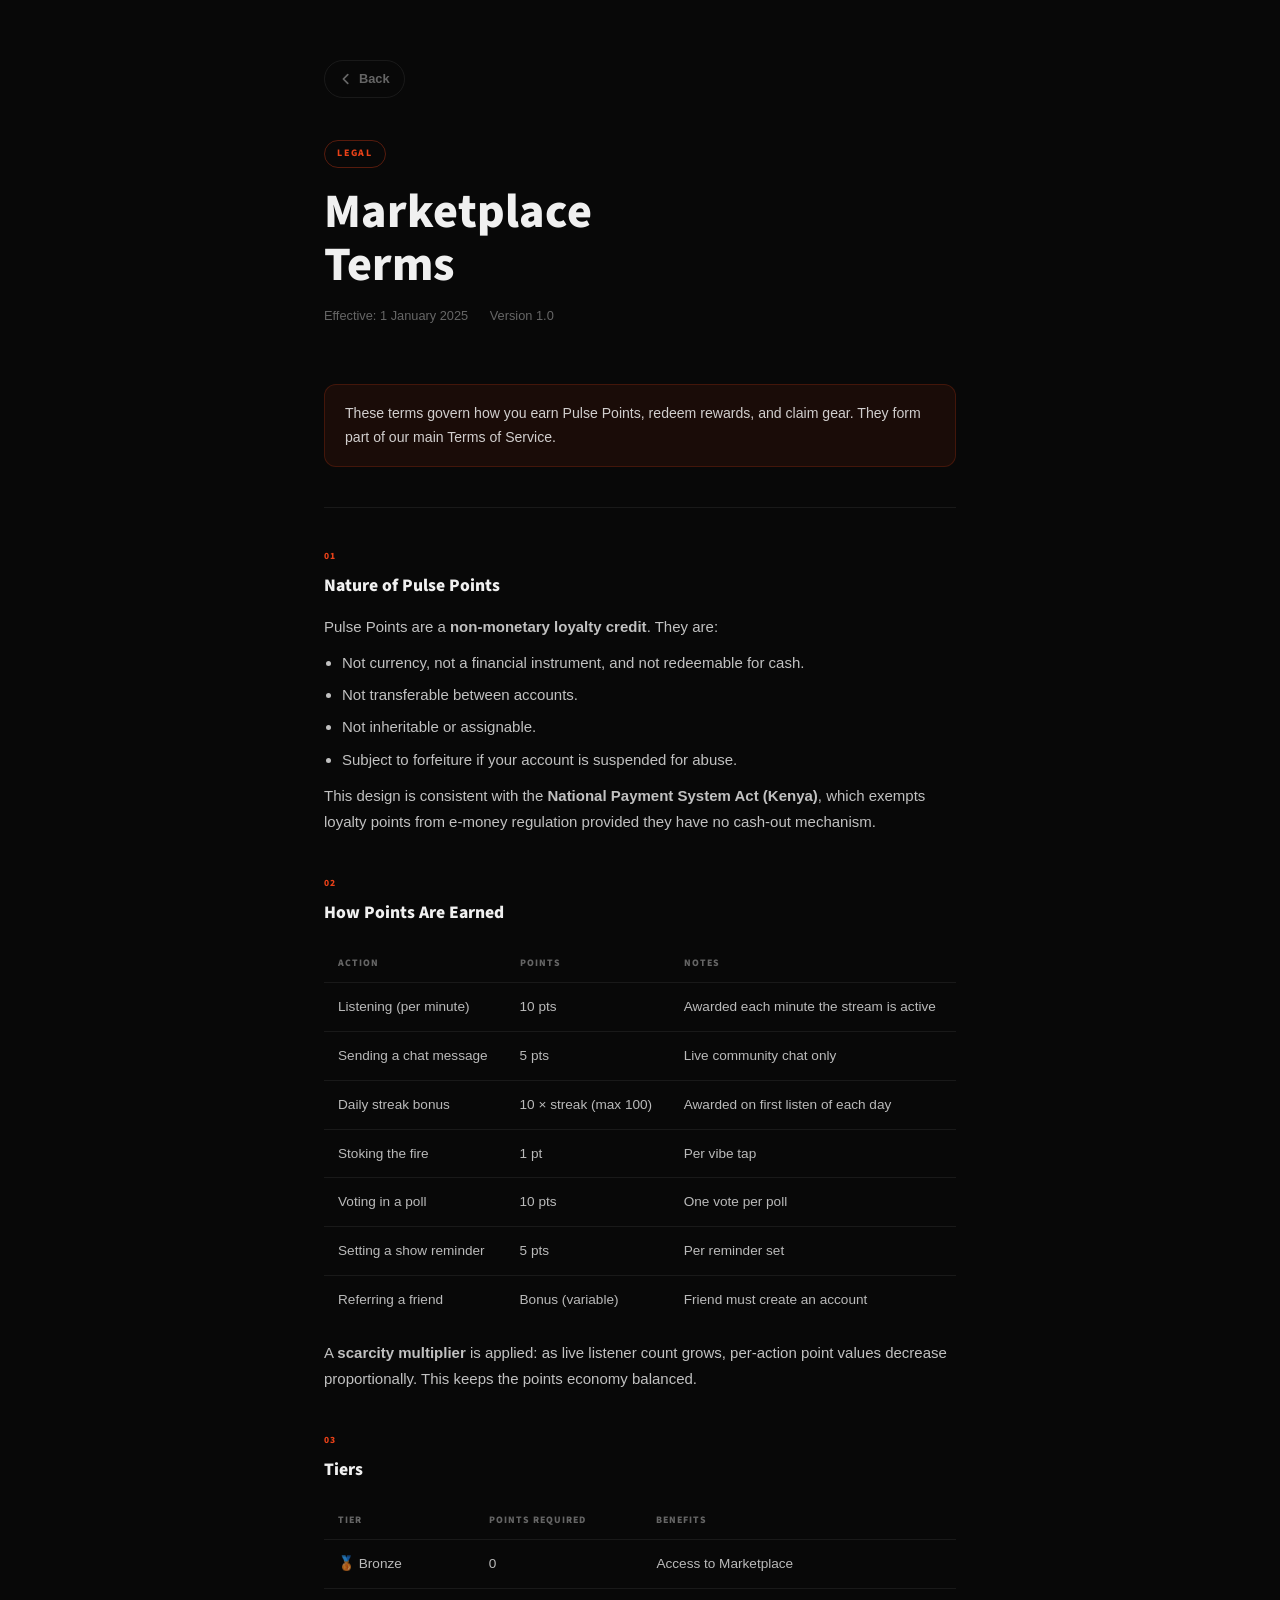
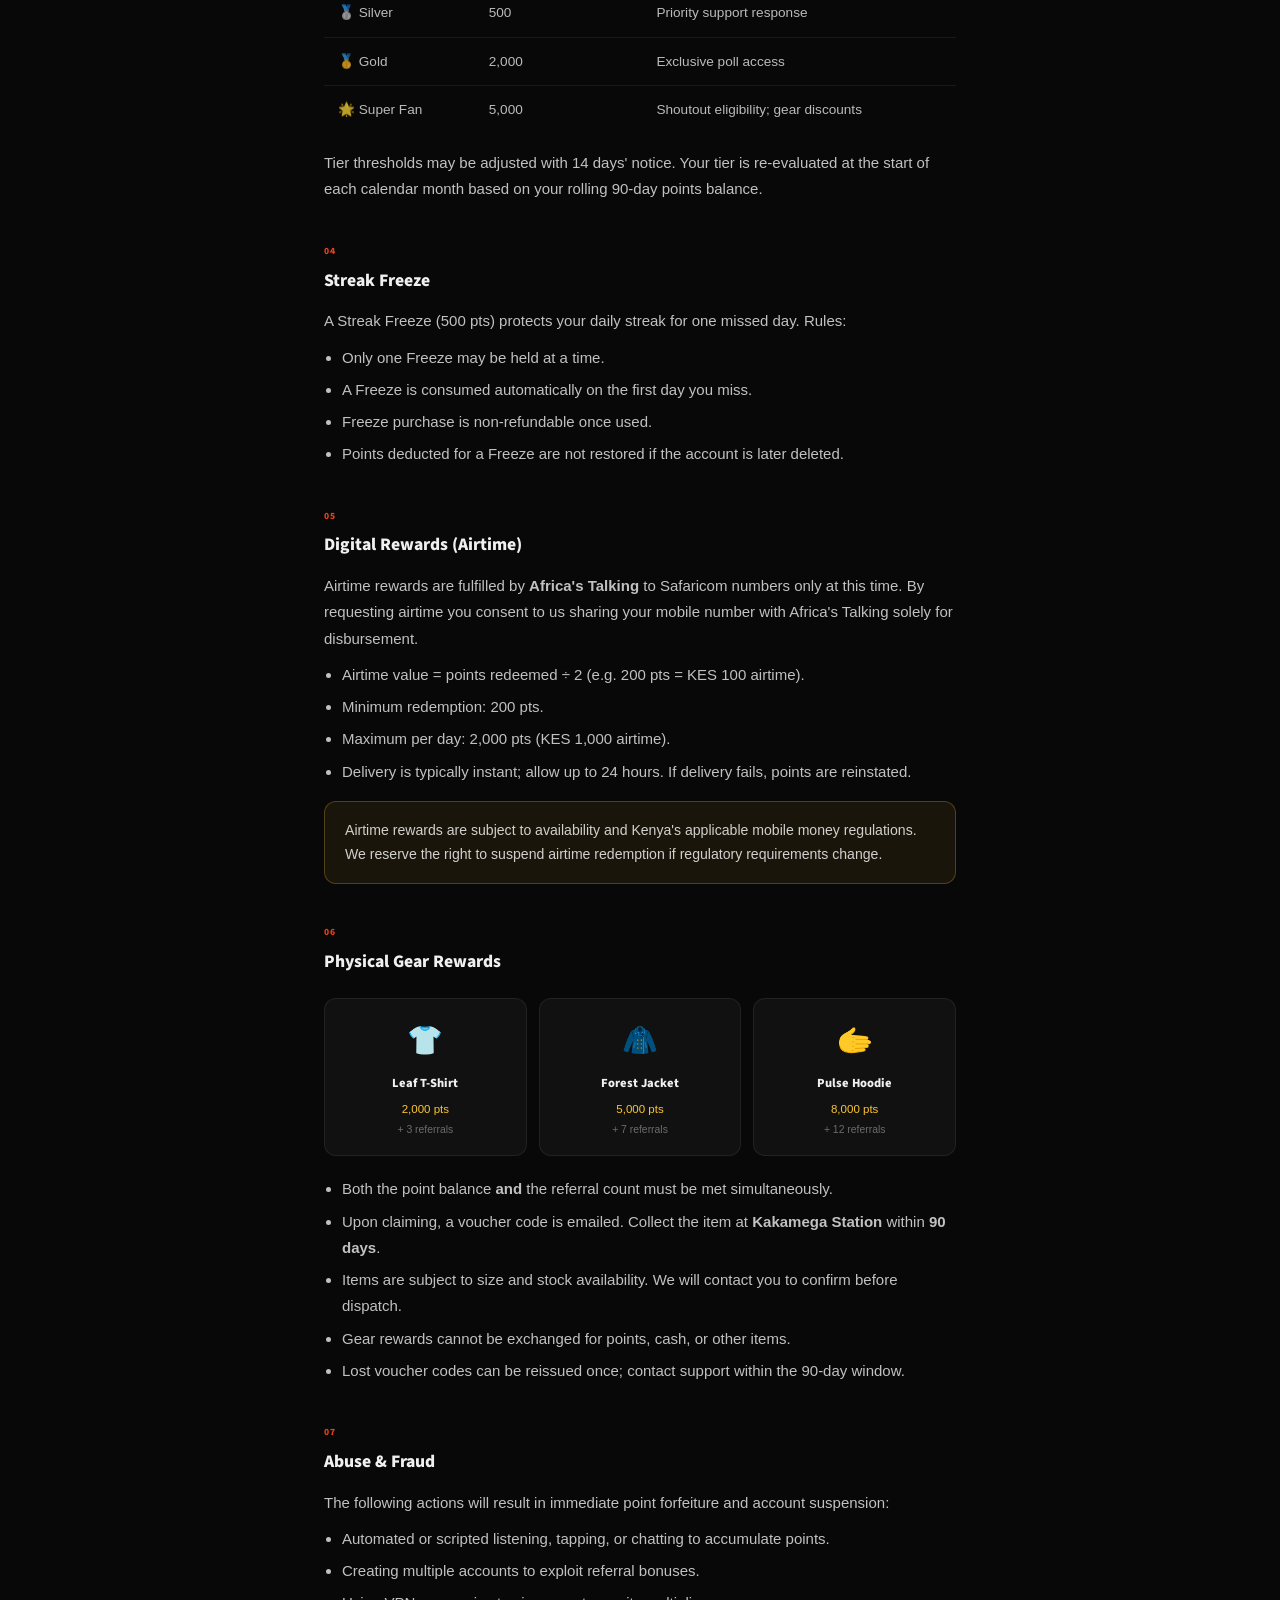
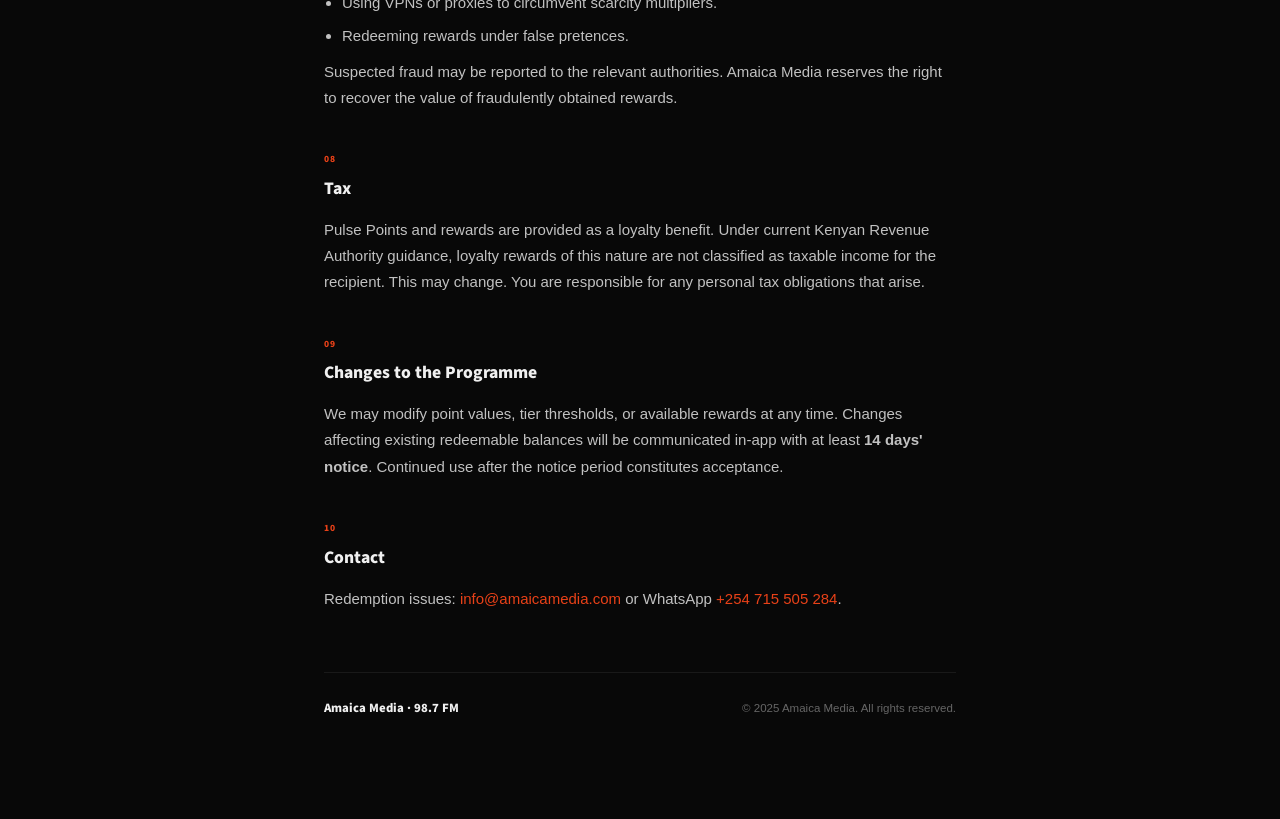
<file: marketplace-terms.html>
<!DOCTYPE html>
<html lang="en">
<head>
<meta charset="UTF-8">
<meta name="viewport" content="width=device-width, initial-scale=1.0">
<title>Marketplace Terms — Amaica Media</title>
<link rel="preconnect" href="https://fonts.googleapis.com">
<link href="https://fonts.googleapis.com/css2?family=Source+Sans+3:wght@400;600;700&display=swap" rel="stylesheet">
<style>
:root {
  --bg:#080808; --surface:#111; --surface2:#1a1a1a;
  --border:rgba(255,255,255,0.07); --primary:#e84118; --gold:#fbc531;
  --text:#f0f0f0; --muted:rgba(255,255,255,0.38);
  --font-d:'Source Sans 3',sans-serif; --font-b:Verdana,Geneva,sans-serif;
}
*,*::before,*::after{box-sizing:border-box;margin:0;padding:0}
html{scroll-behavior:smooth}
body{background:var(--bg);color:var(--text);font-family:var(--font-b);font-size:15px;line-height:1.75;-webkit-font-smoothing:antialiased}
a{color:var(--primary);text-decoration:none}
a:hover{text-decoration:underline}
.shell{max-width:680px;margin:0 auto;padding:60px 24px 100px}
.doc-header{margin-bottom:56px}
.doc-tag{display:inline-block;font-family:var(--font-d);font-size:.62rem;font-weight:800;letter-spacing:.18em;text-transform:uppercase;color:var(--primary);border:1px solid rgba(232,65,24,.35);border-radius:20px;padding:4px 12px;margin-bottom:18px}
.doc-title{font-family:var(--font-d);font-size:clamp(2rem,6vw,3rem);font-weight:800;line-height:1.1;margin-bottom:14px}
.doc-meta{font-size:.8rem;color:var(--muted)}
.doc-meta span{margin-right:18px}
.divider{height:1px;background:var(--border);margin:40px 0}
.back-btn{display:inline-flex;align-items:center;gap:6px;font-size:.8rem;font-weight:600;color:var(--muted);border:1px solid var(--border);border-radius:20px;padding:7px 14px;margin-bottom:40px;transition:color .2s,border-color .2s}
.back-btn:hover{color:var(--text);border-color:rgba(255,255,255,.2);text-decoration:none}
.back-btn svg{width:14px;height:14px;fill:none;stroke:currentColor;stroke-width:2;stroke-linecap:round;stroke-linejoin:round}
.sec{margin-bottom:40px}
.sec-num{font-family:var(--font-d);font-size:.6rem;font-weight:800;letter-spacing:.15em;text-transform:uppercase;color:var(--primary);margin-bottom:6px}
.sec h2{font-family:var(--font-d);font-size:1.1rem;font-weight:800;margin-bottom:12px}
.sec p{color:rgba(255,255,255,.75);margin-bottom:10px}
.sec p:last-child{margin-bottom:0}
.sec ul{color:rgba(255,255,255,.75);padding-left:18px;margin-bottom:10px}
.sec ul li{margin-bottom:6px}
.callout{background:rgba(232,65,24,.08);border:1px solid rgba(232,65,24,.2);border-radius:12px;padding:16px 20px;margin:16px 0}
.callout p{color:rgba(255,255,255,.8);margin:0;font-size:.88rem}
.callout.gold{background:rgba(251,197,49,.07);border-color:rgba(251,197,49,.25)}
.callout.gold p{color:rgba(255,255,255,.8)}

/* reward cards */
.reward-grid{display:grid;grid-template-columns:repeat(3,1fr);gap:12px;margin:20px 0}
@media(max-width:520px){.reward-grid{grid-template-columns:1fr 1fr}}
.reward-card{background:var(--surface);border:1px solid var(--border);border-radius:12px;padding:16px;text-align:center}
.reward-card .icon{font-size:1.8rem;margin-bottom:8px}
.reward-card .name{font-family:var(--font-d);font-size:.78rem;font-weight:800;margin-bottom:4px}
.reward-card .pts{font-size:.72rem;color:var(--gold)}
.reward-card .refs{font-size:.65rem;color:var(--muted);margin-top:2px}

.table-wrap{overflow-x:auto;margin:16px 0}
table{width:100%;border-collapse:collapse;font-size:.85rem}
th{text-align:left;font-family:var(--font-d);font-size:.62rem;font-weight:800;letter-spacing:.1em;text-transform:uppercase;color:var(--muted);padding:10px 14px;border-bottom:1px solid var(--border)}
td{padding:12px 14px;border-bottom:1px solid var(--border);color:rgba(255,255,255,.72);vertical-align:top}
tr:last-child td{border-bottom:none}

.doc-footer{margin-top:60px;padding-top:24px;border-top:1px solid var(--border);display:flex;justify-content:space-between;align-items:center;flex-wrap:wrap;gap:12px}
.doc-footer p{font-size:.72rem;color:var(--muted)}
.doc-footer .brand{font-family:var(--font-d);font-weight:800;font-size:.8rem;color:var(--text)}
</style>
</head>
<body>
<div class="shell">

  <a class="back-btn" href="index.html">
    <svg viewBox="0 0 16 16"><polyline points="10 3 5 8 10 13"/></svg>
    Back
  </a>

  <header class="doc-header">
    <div class="doc-tag">Legal</div>
    <h1 class="doc-title">Marketplace<br>Terms</h1>
    <div class="doc-meta">
      <span>Effective: 1 January 2025</span>
      <span>Version 1.0</span>
    </div>
  </header>

  <div class="callout">
    <p>These terms govern how you earn Pulse Points, redeem rewards, and claim gear. They form part of our main Terms of Service.</p>
  </div>

  <div class="divider"></div>

  <!-- 1 -->
  <div class="sec">
    <div class="sec-num">01</div>
    <h2>Nature of Pulse Points</h2>
    <p>Pulse Points are a <strong>non-monetary loyalty credit</strong>. They are:</p>
    <ul>
      <li>Not currency, not a financial instrument, and not redeemable for cash.</li>
      <li>Not transferable between accounts.</li>
      <li>Not inheritable or assignable.</li>
      <li>Subject to forfeiture if your account is suspended for abuse.</li>
    </ul>
    <p>This design is consistent with the <strong>National Payment System Act (Kenya)</strong>, which exempts loyalty points from e-money regulation provided they have no cash-out mechanism.</p>
  </div>

  <!-- 2 -->
  <div class="sec">
    <div class="sec-num">02</div>
    <h2>How Points Are Earned</h2>
    <div class="table-wrap">
      <table>
        <thead>
          <tr><th>Action</th><th>Points</th><th>Notes</th></tr>
        </thead>
        <tbody>
          <tr><td>Listening (per minute)</td><td>10 pts</td><td>Awarded each minute the stream is active</td></tr>
          <tr><td>Sending a chat message</td><td>5 pts</td><td>Live community chat only</td></tr>
          <tr><td>Daily streak bonus</td><td>10 × streak (max 100)</td><td>Awarded on first listen of each day</td></tr>
          <tr><td>Stoking the fire</td><td>1 pt</td><td>Per vibe tap</td></tr>
          <tr><td>Voting in a poll</td><td>10 pts</td><td>One vote per poll</td></tr>
          <tr><td>Setting a show reminder</td><td>5 pts</td><td>Per reminder set</td></tr>
          <tr><td>Referring a friend</td><td>Bonus (variable)</td><td>Friend must create an account</td></tr>
        </tbody>
      </table>
    </div>
    <p>A <strong>scarcity multiplier</strong> is applied: as live listener count grows, per-action point values decrease proportionally. This keeps the points economy balanced.</p>
  </div>

  <!-- 3 -->
  <div class="sec">
    <div class="sec-num">03</div>
    <h2>Tiers</h2>
    <div class="table-wrap">
      <table>
        <thead>
          <tr><th>Tier</th><th>Points Required</th><th>Benefits</th></tr>
        </thead>
        <tbody>
          <tr><td>🥉 Bronze</td><td>0</td><td>Access to Marketplace</td></tr>
          <tr><td>🥈 Silver</td><td>500</td><td>Priority support response</td></tr>
          <tr><td>🥇 Gold</td><td>2,000</td><td>Exclusive poll access</td></tr>
          <tr><td>🌟 Super Fan</td><td>5,000</td><td>Shoutout eligibility; gear discounts</td></tr>
        </tbody>
      </table>
    </div>
    <p>Tier thresholds may be adjusted with 14 days' notice. Your tier is re-evaluated at the start of each calendar month based on your rolling 90-day points balance.</p>
  </div>

  <!-- 4 -->
  <div class="sec">
    <div class="sec-num">04</div>
    <h2>Streak Freeze</h2>
    <p>A Streak Freeze (500 pts) protects your daily streak for one missed day. Rules:</p>
    <ul>
      <li>Only one Freeze may be held at a time.</li>
      <li>A Freeze is consumed automatically on the first day you miss.</li>
      <li>Freeze purchase is non-refundable once used.</li>
      <li>Points deducted for a Freeze are not restored if the account is later deleted.</li>
    </ul>
  </div>

  <!-- 5 -->
  <div class="sec">
    <div class="sec-num">05</div>
    <h2>Digital Rewards (Airtime)</h2>
    <p>Airtime rewards are fulfilled by <strong>Africa's Talking</strong> to Safaricom numbers only at this time. By requesting airtime you consent to us sharing your mobile number with Africa's Talking solely for disbursement.</p>
    <ul>
      <li>Airtime value = points redeemed ÷ 2 (e.g. 200 pts = KES 100 airtime).</li>
      <li>Minimum redemption: 200 pts.</li>
      <li>Maximum per day: 2,000 pts (KES 1,000 airtime).</li>
      <li>Delivery is typically instant; allow up to 24 hours. If delivery fails, points are reinstated.</li>
    </ul>
    <div class="callout gold">
      <p>Airtime rewards are subject to availability and Kenya's applicable mobile money regulations. We reserve the right to suspend airtime redemption if regulatory requirements change.</p>
    </div>
  </div>

  <!-- 6 -->
  <div class="sec">
    <div class="sec-num">06</div>
    <h2>Physical Gear Rewards</h2>
    <div class="reward-grid">
      <div class="reward-card">
        <div class="icon">👕</div>
        <div class="name">Leaf T-Shirt</div>
        <div class="pts">2,000 pts</div>
        <div class="refs">+ 3 referrals</div>
      </div>
      <div class="reward-card">
        <div class="icon">🧥</div>
        <div class="name">Forest Jacket</div>
        <div class="pts">5,000 pts</div>
        <div class="refs">+ 7 referrals</div>
      </div>
      <div class="reward-card">
        <div class="icon">🫱</div>
        <div class="name">Pulse Hoodie</div>
        <div class="pts">8,000 pts</div>
        <div class="refs">+ 12 referrals</div>
      </div>
    </div>
    <ul>
      <li>Both the point balance <strong>and</strong> the referral count must be met simultaneously.</li>
      <li>Upon claiming, a voucher code is emailed. Collect the item at <strong>Kakamega Station</strong> within <strong>90 days</strong>.</li>
      <li>Items are subject to size and stock availability. We will contact you to confirm before dispatch.</li>
      <li>Gear rewards cannot be exchanged for points, cash, or other items.</li>
      <li>Lost voucher codes can be reissued once; contact support within the 90-day window.</li>
    </ul>
  </div>

  <!-- 7 -->
  <div class="sec">
    <div class="sec-num">07</div>
    <h2>Abuse &amp; Fraud</h2>
    <p>The following actions will result in immediate point forfeiture and account suspension:</p>
    <ul>
      <li>Automated or scripted listening, tapping, or chatting to accumulate points.</li>
      <li>Creating multiple accounts to exploit referral bonuses.</li>
      <li>Using VPNs or proxies to circumvent scarcity multipliers.</li>
      <li>Redeeming rewards under false pretences.</li>
    </ul>
    <p>Suspected fraud may be reported to the relevant authorities. Amaica Media reserves the right to recover the value of fraudulently obtained rewards.</p>
  </div>

  <!-- 8 -->
  <div class="sec">
    <div class="sec-num">08</div>
    <h2>Tax</h2>
    <p>Pulse Points and rewards are provided as a loyalty benefit. Under current Kenyan Revenue Authority guidance, loyalty rewards of this nature are not classified as taxable income for the recipient. This may change. You are responsible for any personal tax obligations that arise.</p>
  </div>

  <!-- 9 -->
  <div class="sec">
    <div class="sec-num">09</div>
    <h2>Changes to the Programme</h2>
    <p>We may modify point values, tier thresholds, or available rewards at any time. Changes affecting existing redeemable balances will be communicated in-app with at least <strong>14 days' notice</strong>. Continued use after the notice period constitutes acceptance.</p>
  </div>

  <!-- 10 -->
  <div class="sec">
    <div class="sec-num">10</div>
    <h2>Contact</h2>
    <p>Redemption issues: <a href="mailto:info@amaicamedia.com">info@amaicamedia.com</a> or WhatsApp <a href="https://wa.me/254715505284">+254 715 505 284</a>.</p>
  </div>

  <div class="doc-footer">
    <span class="brand">Amaica Media · 98.7 FM</span>
    <p>© 2025 Amaica Media. All rights reserved.</p>
  </div>

</div>
</body>
</html>
</file>
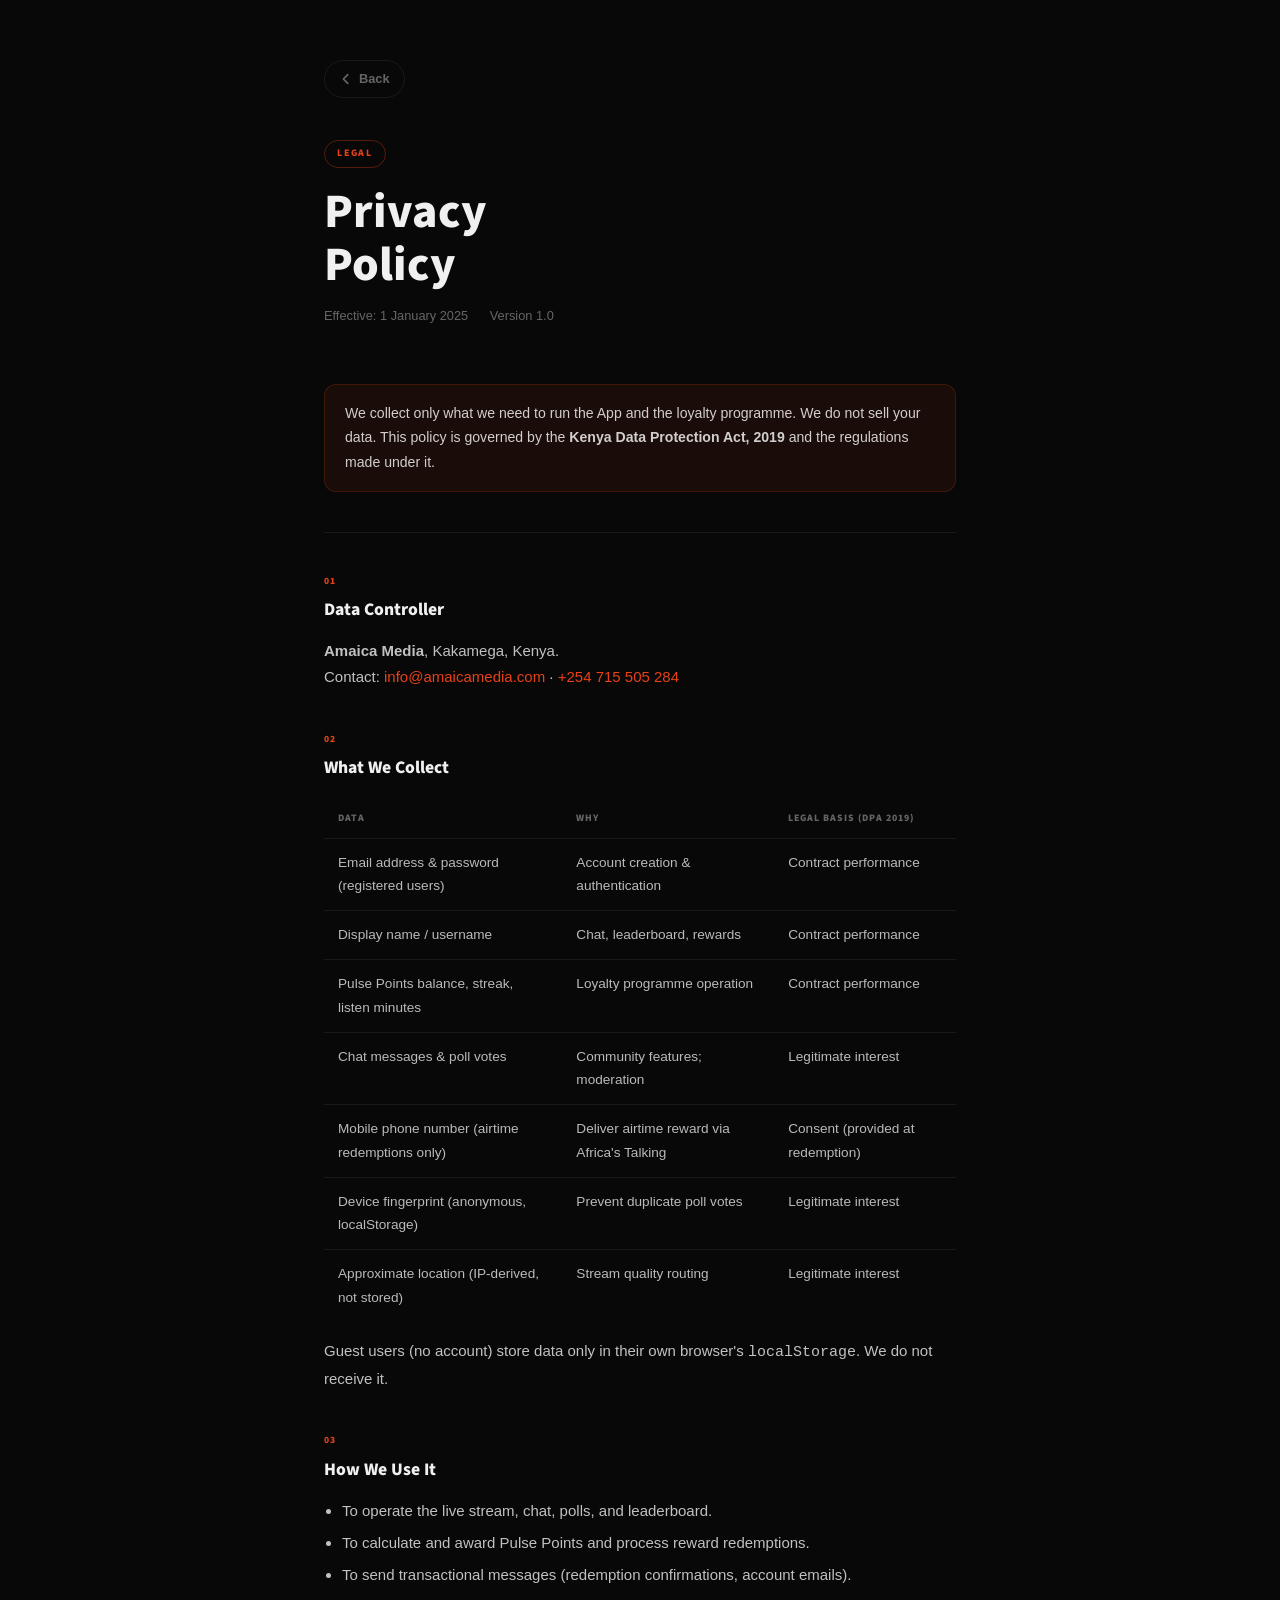
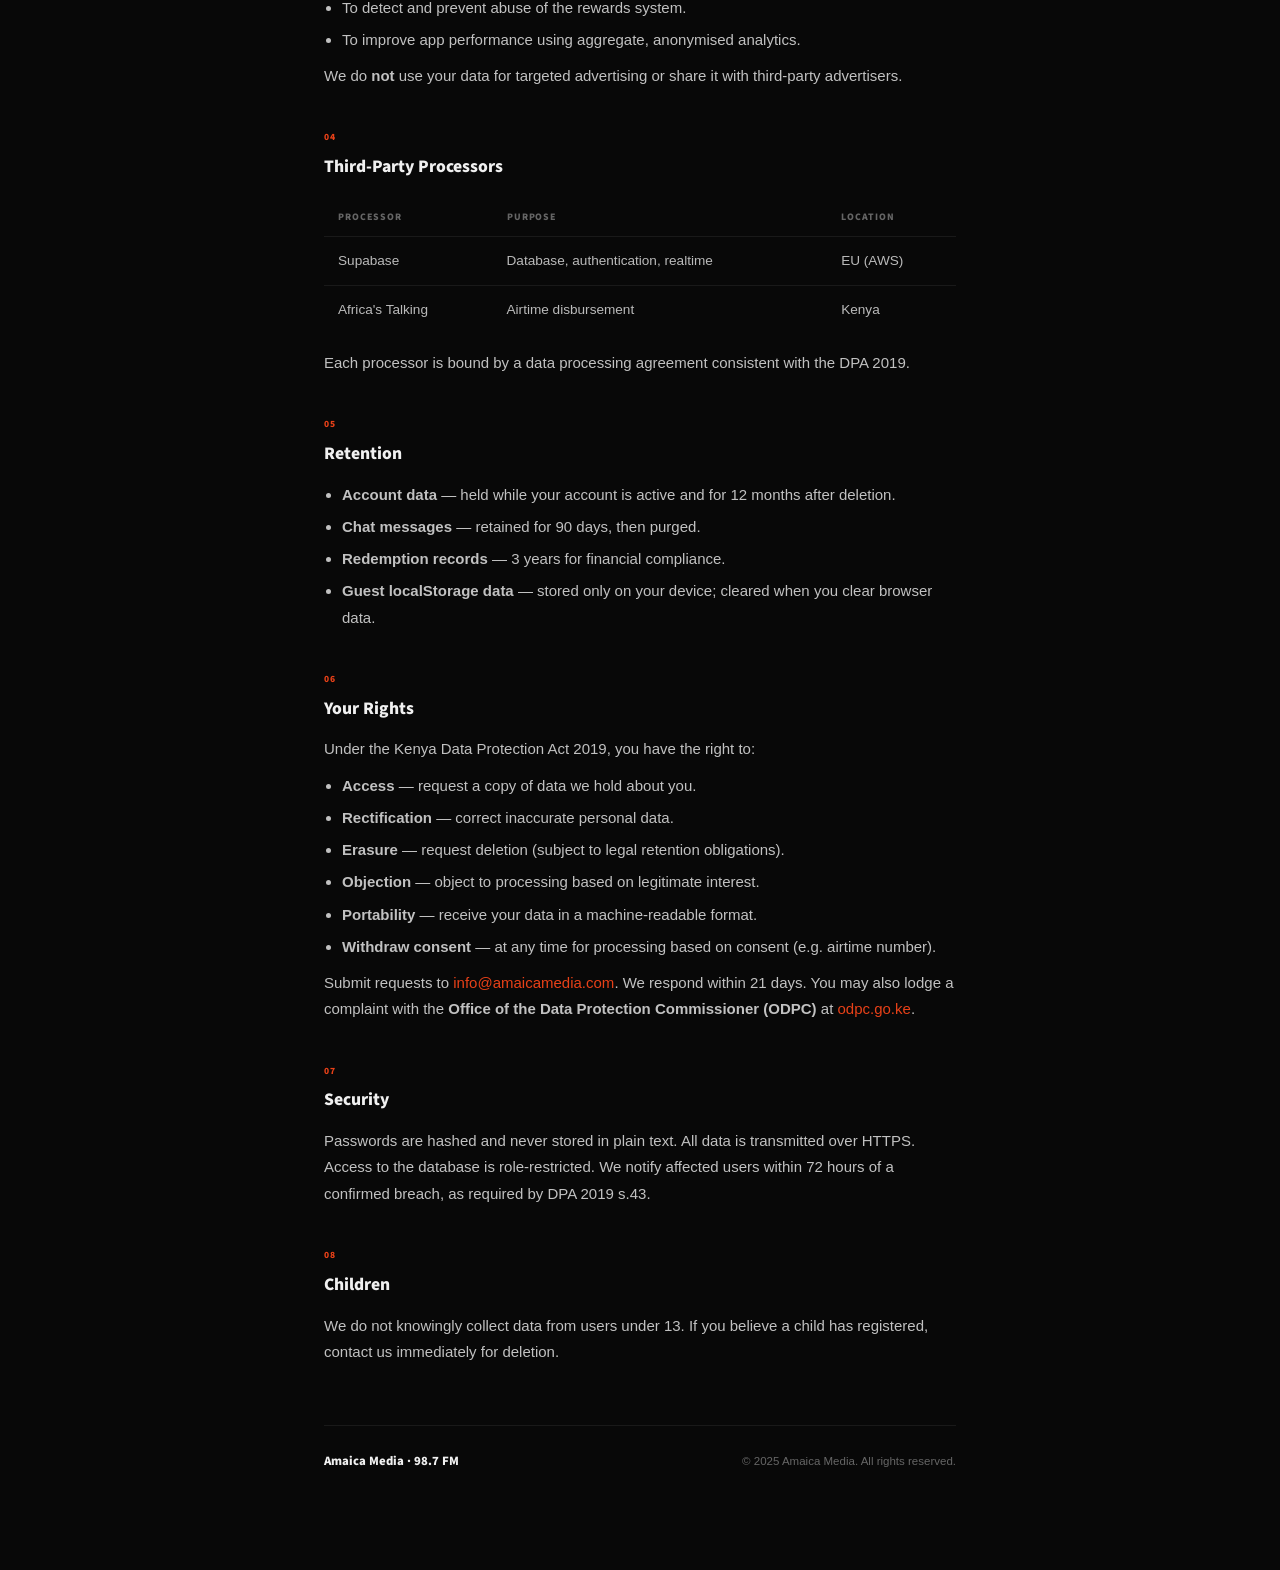
<file: privacy.html>
<!DOCTYPE html>
<html lang="en">
<head>
<meta charset="UTF-8">
<meta name="viewport" content="width=device-width, initial-scale=1.0">
<title>Privacy Policy — Amaica Media</title>
<link rel="preconnect" href="https://fonts.googleapis.com">
<link href="https://fonts.googleapis.com/css2?family=Source+Sans+3:wght@400;600;700&display=swap" rel="stylesheet">
<style>
:root {
  --bg:#080808; --surface:#111; --surface2:#1a1a1a;
  --border:rgba(255,255,255,0.07); --primary:#e84118; --gold:#fbc531;
  --text:#f0f0f0; --muted:rgba(255,255,255,0.38);
  --font-d:'Source Sans 3',sans-serif; --font-b:Verdana,Geneva,sans-serif;
}
*,*::before,*::after{box-sizing:border-box;margin:0;padding:0}
html{scroll-behavior:smooth}
body{background:var(--bg);color:var(--text);font-family:var(--font-b);font-size:15px;line-height:1.75;-webkit-font-smoothing:antialiased}
a{color:var(--primary);text-decoration:none}
a:hover{text-decoration:underline}
.shell{max-width:680px;margin:0 auto;padding:60px 24px 100px}
.doc-header{margin-bottom:56px}
.doc-tag{display:inline-block;font-family:var(--font-d);font-size:.62rem;font-weight:800;letter-spacing:.18em;text-transform:uppercase;color:var(--primary);border:1px solid rgba(232,65,24,.35);border-radius:20px;padding:4px 12px;margin-bottom:18px}
.doc-title{font-family:var(--font-d);font-size:clamp(2rem,6vw,3rem);font-weight:800;line-height:1.1;margin-bottom:14px}
.doc-meta{font-size:.8rem;color:var(--muted)}
.doc-meta span{margin-right:18px}
.divider{height:1px;background:var(--border);margin:40px 0}
.back-btn{display:inline-flex;align-items:center;gap:6px;font-size:.8rem;font-weight:600;color:var(--muted);border:1px solid var(--border);border-radius:20px;padding:7px 14px;margin-bottom:40px;transition:color .2s,border-color .2s}
.back-btn:hover{color:var(--text);border-color:rgba(255,255,255,.2);text-decoration:none}
.back-btn svg{width:14px;height:14px;fill:none;stroke:currentColor;stroke-width:2;stroke-linecap:round;stroke-linejoin:round}
.sec{margin-bottom:40px}
.sec-num{font-family:var(--font-d);font-size:.6rem;font-weight:800;letter-spacing:.15em;text-transform:uppercase;color:var(--primary);margin-bottom:6px}
.sec h2{font-family:var(--font-d);font-size:1.1rem;font-weight:800;margin-bottom:12px}
.sec p{color:rgba(255,255,255,.75);margin-bottom:10px}
.sec p:last-child{margin-bottom:0}
.sec ul{color:rgba(255,255,255,.75);padding-left:18px;margin-bottom:10px}
.sec ul li{margin-bottom:6px}
.callout{background:rgba(232,65,24,.08);border:1px solid rgba(232,65,24,.2);border-radius:12px;padding:16px 20px;margin:16px 0}
.callout p{color:rgba(255,255,255,.8);margin:0;font-size:.88rem}
.table-wrap{overflow-x:auto;margin:16px 0}
table{width:100%;border-collapse:collapse;font-size:.85rem}
th{text-align:left;font-family:var(--font-d);font-size:.62rem;font-weight:800;letter-spacing:.1em;text-transform:uppercase;color:var(--muted);padding:10px 14px;border-bottom:1px solid var(--border)}
td{padding:12px 14px;border-bottom:1px solid var(--border);color:rgba(255,255,255,.72);vertical-align:top}
tr:last-child td{border-bottom:none}
.doc-footer{margin-top:60px;padding-top:24px;border-top:1px solid var(--border);display:flex;justify-content:space-between;align-items:center;flex-wrap:wrap;gap:12px}
.doc-footer p{font-size:.72rem;color:var(--muted)}
.doc-footer .brand{font-family:var(--font-d);font-weight:800;font-size:.8rem;color:var(--text)}
</style>
</head>
<body>
<div class="shell">

  <a class="back-btn" href="index.html">
    <svg viewBox="0 0 16 16"><polyline points="10 3 5 8 10 13"/></svg>
    Back
  </a>

  <header class="doc-header">
    <div class="doc-tag">Legal</div>
    <h1 class="doc-title">Privacy<br>Policy</h1>
    <div class="doc-meta">
      <span>Effective: 1 January 2025</span>
      <span>Version 1.0</span>
    </div>
  </header>

  <div class="callout">
    <p>We collect only what we need to run the App and the loyalty programme. We do not sell your data. This policy is governed by the <strong>Kenya Data Protection Act, 2019</strong> and the regulations made under it.</p>
  </div>

  <div class="divider"></div>

  <!-- 1 -->
  <div class="sec">
    <div class="sec-num">01</div>
    <h2>Data Controller</h2>
    <p><strong>Amaica Media</strong>, Kakamega, Kenya.<br>
    Contact: <a href="mailto:info@amaicamedia.com">info@amaicamedia.com</a> · <a href="https://wa.me/254715505284">+254 715 505 284</a></p>
  </div>

  <!-- 2 -->
  <div class="sec">
    <div class="sec-num">02</div>
    <h2>What We Collect</h2>
    <div class="table-wrap">
      <table>
        <thead>
          <tr><th>Data</th><th>Why</th><th>Legal Basis (DPA 2019)</th></tr>
        </thead>
        <tbody>
          <tr>
            <td>Email address &amp; password (registered users)</td>
            <td>Account creation &amp; authentication</td>
            <td>Contract performance</td>
          </tr>
          <tr>
            <td>Display name / username</td>
            <td>Chat, leaderboard, rewards</td>
            <td>Contract performance</td>
          </tr>
          <tr>
            <td>Pulse Points balance, streak, listen minutes</td>
            <td>Loyalty programme operation</td>
            <td>Contract performance</td>
          </tr>
          <tr>
            <td>Chat messages &amp; poll votes</td>
            <td>Community features; moderation</td>
            <td>Legitimate interest</td>
          </tr>
          <tr>
            <td>Mobile phone number (airtime redemptions only)</td>
            <td>Deliver airtime reward via Africa's Talking</td>
            <td>Consent (provided at redemption)</td>
          </tr>
          <tr>
            <td>Device fingerprint (anonymous, localStorage)</td>
            <td>Prevent duplicate poll votes</td>
            <td>Legitimate interest</td>
          </tr>
          <tr>
            <td>Approximate location (IP-derived, not stored)</td>
            <td>Stream quality routing</td>
            <td>Legitimate interest</td>
          </tr>
        </tbody>
      </table>
    </div>
    <p>Guest users (no account) store data only in their own browser's <code>localStorage</code>. We do not receive it.</p>
  </div>

  <!-- 3 -->
  <div class="sec">
    <div class="sec-num">03</div>
    <h2>How We Use It</h2>
    <ul>
      <li>To operate the live stream, chat, polls, and leaderboard.</li>
      <li>To calculate and award Pulse Points and process reward redemptions.</li>
      <li>To send transactional messages (redemption confirmations, account emails).</li>
      <li>To detect and prevent abuse of the rewards system.</li>
      <li>To improve app performance using aggregate, anonymised analytics.</li>
    </ul>
    <p>We do <strong>not</strong> use your data for targeted advertising or share it with third-party advertisers.</p>
  </div>

  <!-- 4 -->
  <div class="sec">
    <div class="sec-num">04</div>
    <h2>Third-Party Processors</h2>
    <div class="table-wrap">
      <table>
        <thead>
          <tr><th>Processor</th><th>Purpose</th><th>Location</th></tr>
        </thead>
        <tbody>
          <tr>
            <td>Supabase</td>
            <td>Database, authentication, realtime</td>
            <td>EU (AWS)</td>
          </tr>
          <tr>
            <td>Africa's Talking</td>
            <td>Airtime disbursement</td>
            <td>Kenya</td>
          </tr>
        </tbody>
      </table>
    </div>
    <p>Each processor is bound by a data processing agreement consistent with the DPA 2019.</p>
  </div>

  <!-- 5 -->
  <div class="sec">
    <div class="sec-num">05</div>
    <h2>Retention</h2>
    <ul>
      <li><strong>Account data</strong> — held while your account is active and for 12 months after deletion.</li>
      <li><strong>Chat messages</strong> — retained for 90 days, then purged.</li>
      <li><strong>Redemption records</strong> — 3 years for financial compliance.</li>
      <li><strong>Guest localStorage data</strong> — stored only on your device; cleared when you clear browser data.</li>
    </ul>
  </div>

  <!-- 6 -->
  <div class="sec">
    <div class="sec-num">06</div>
    <h2>Your Rights</h2>
    <p>Under the Kenya Data Protection Act 2019, you have the right to:</p>
    <ul>
      <li><strong>Access</strong> — request a copy of data we hold about you.</li>
      <li><strong>Rectification</strong> — correct inaccurate personal data.</li>
      <li><strong>Erasure</strong> — request deletion (subject to legal retention obligations).</li>
      <li><strong>Objection</strong> — object to processing based on legitimate interest.</li>
      <li><strong>Portability</strong> — receive your data in a machine-readable format.</li>
      <li><strong>Withdraw consent</strong> — at any time for processing based on consent (e.g. airtime number).</li>
    </ul>
    <p>Submit requests to <a href="mailto:info@amaicamedia.com">info@amaicamedia.com</a>. We respond within 21 days. You may also lodge a complaint with the <strong>Office of the Data Protection Commissioner (ODPC)</strong> at <a href="https://www.odpc.go.ke" target="_blank">odpc.go.ke</a>.</p>
  </div>

  <!-- 7 -->
  <div class="sec">
    <div class="sec-num">07</div>
    <h2>Security</h2>
    <p>Passwords are hashed and never stored in plain text. All data is transmitted over HTTPS. Access to the database is role-restricted. We notify affected users within 72 hours of a confirmed breach, as required by DPA 2019 s.43.</p>
  </div>

  <!-- 8 -->
  <div class="sec">
    <div class="sec-num">08</div>
    <h2>Children</h2>
    <p>We do not knowingly collect data from users under 13. If you believe a child has registered, contact us immediately for deletion.</p>
  </div>

  <div class="doc-footer">
    <span class="brand">Amaica Media · 98.7 FM</span>
    <p>© 2025 Amaica Media. All rights reserved.</p>
  </div>

</div>
</body>
</html>
</file>
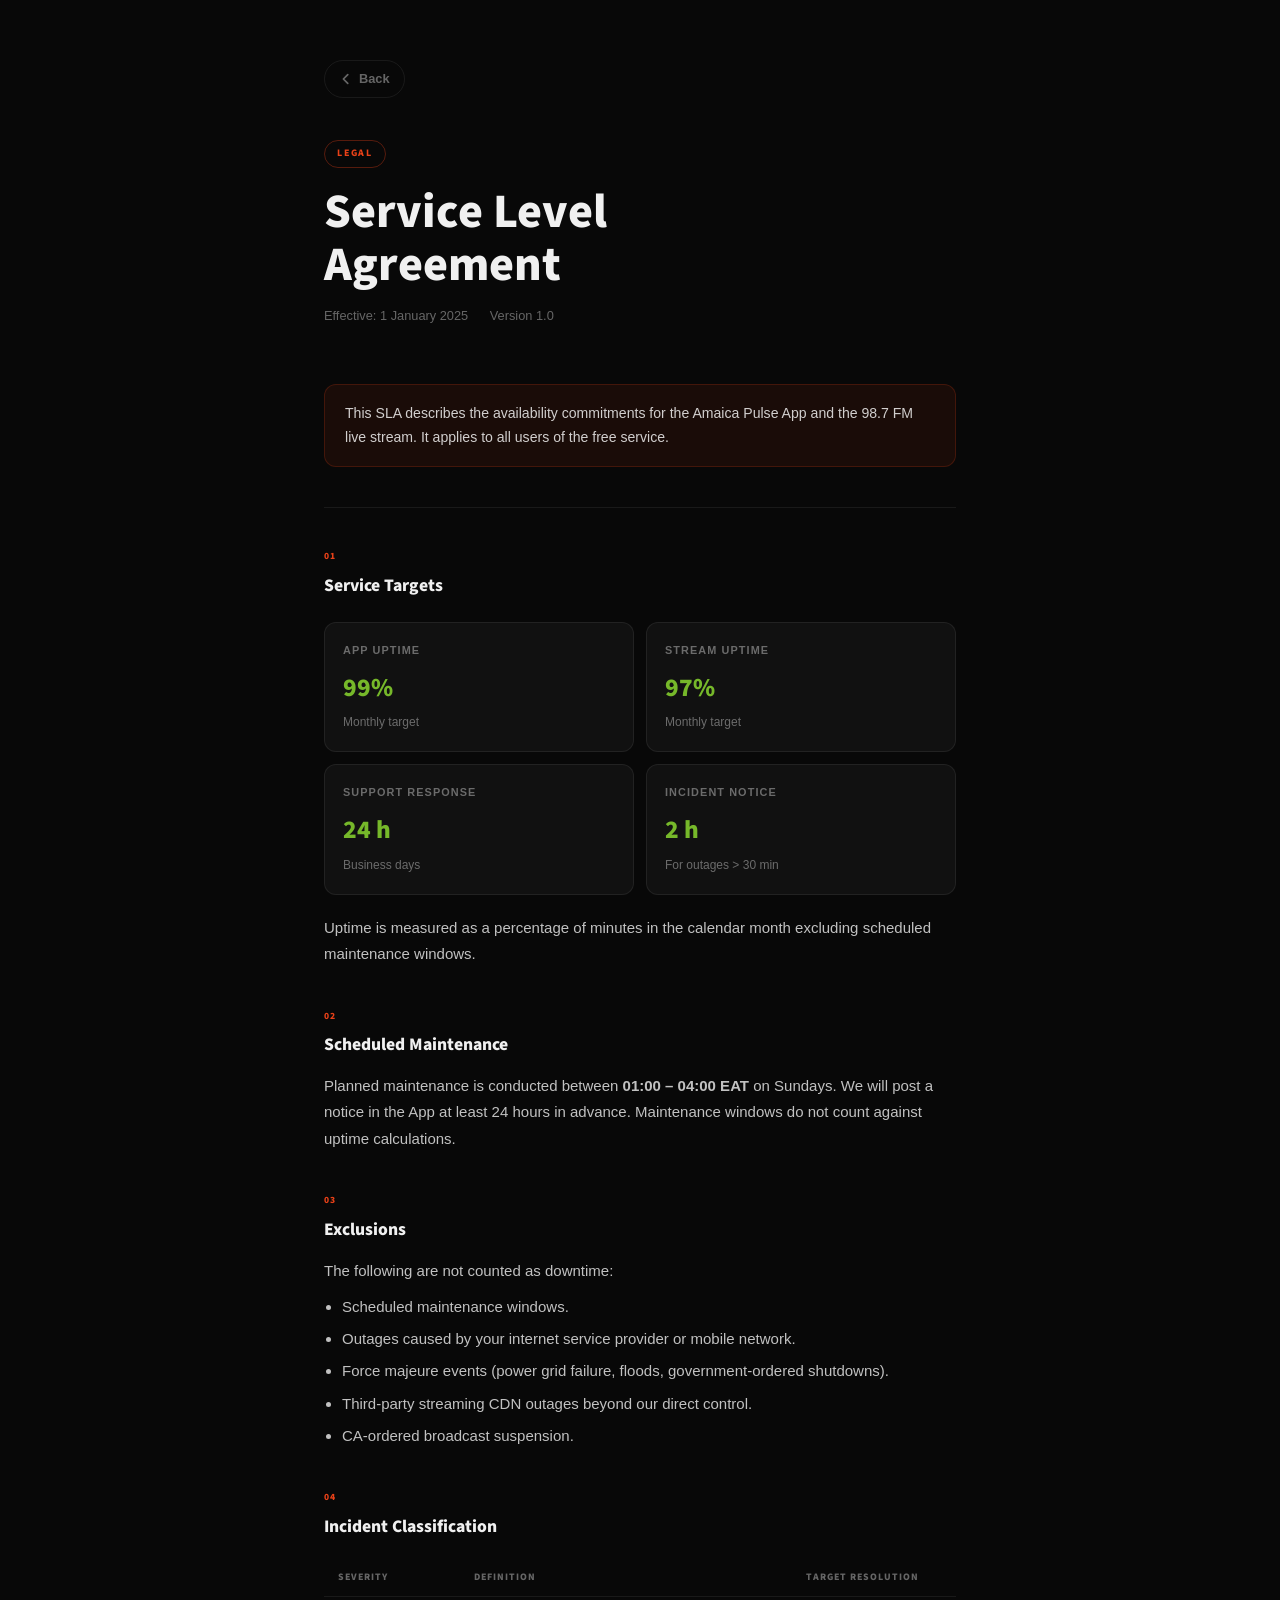
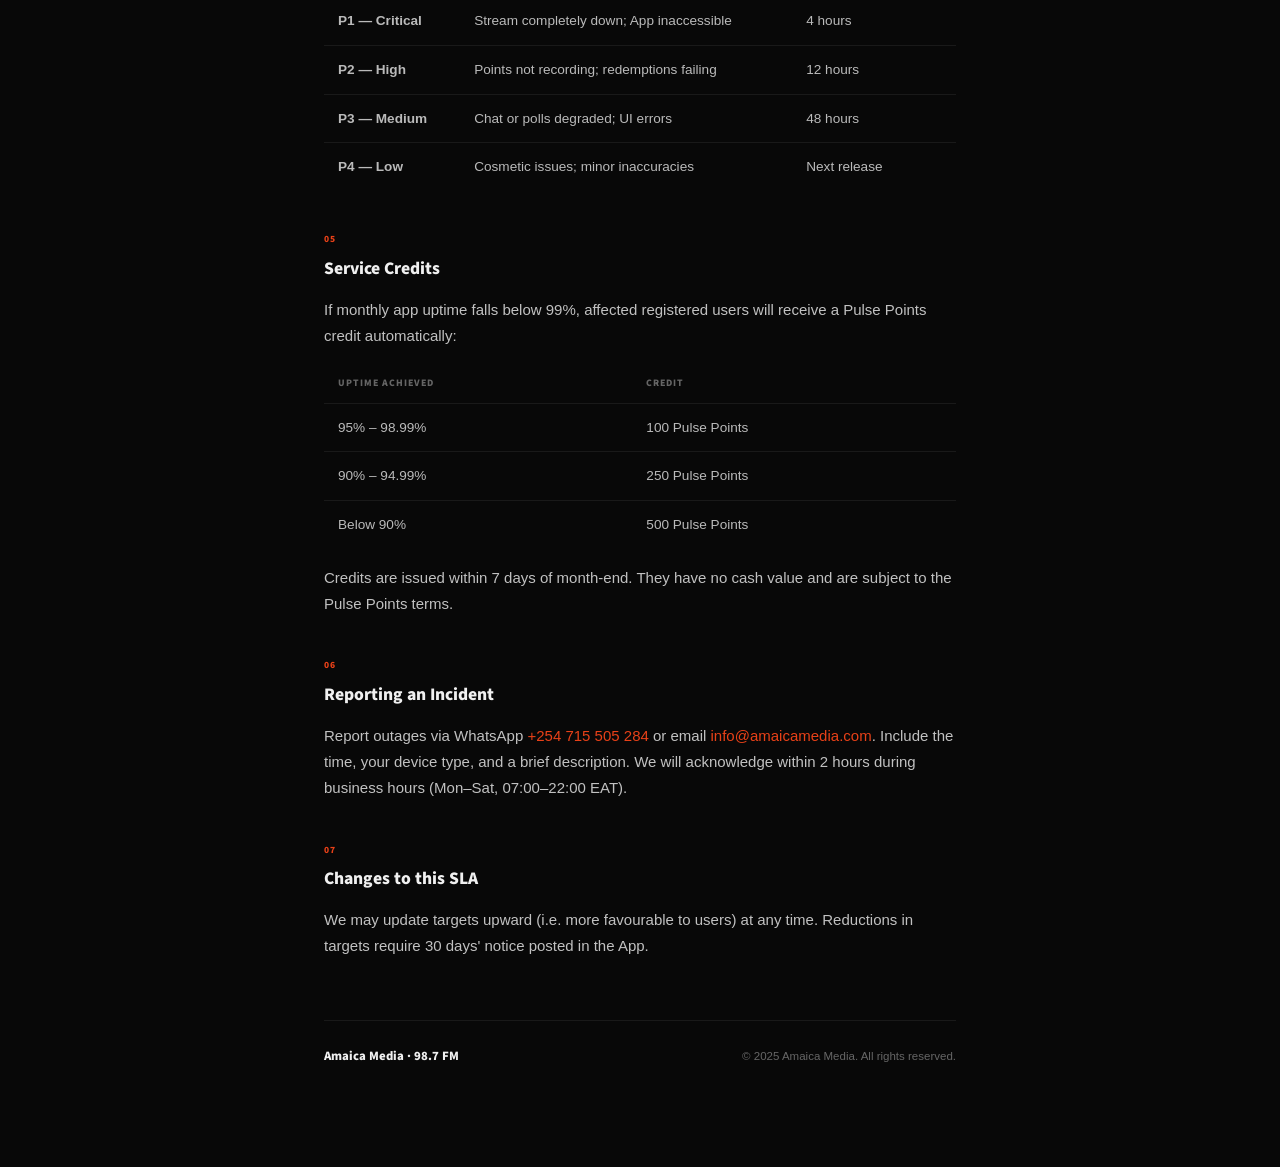
<file: sla.html>
<!DOCTYPE html>
<html lang="en">
<head>
<meta charset="UTF-8">
<meta name="viewport" content="width=device-width, initial-scale=1.0">
<title>Service Level Agreement — Amaica Media</title>
<link rel="preconnect" href="https://fonts.googleapis.com">
<link href="https://fonts.googleapis.com/css2?family=Source+Sans+3:wght@400;600;700&display=swap" rel="stylesheet">
<style>
:root {
  --bg:#080808; --surface:#111; --surface2:#1a1a1a;
  --border:rgba(255,255,255,0.07); --primary:#e84118; --gold:#fbc531;
  --green:#76b82a;
  --text:#f0f0f0; --muted:rgba(255,255,255,0.38);
  --font-d:'Source Sans 3',sans-serif; --font-b:Verdana,Geneva,sans-serif;
}
*,*::before,*::after{box-sizing:border-box;margin:0;padding:0}
html{scroll-behavior:smooth}
body{background:var(--bg);color:var(--text);font-family:var(--font-b);font-size:15px;line-height:1.75;-webkit-font-smoothing:antialiased}
a{color:var(--primary);text-decoration:none}
a:hover{text-decoration:underline}
.shell{max-width:680px;margin:0 auto;padding:60px 24px 100px}
.doc-header{margin-bottom:56px}
.doc-tag{display:inline-block;font-family:var(--font-d);font-size:.62rem;font-weight:800;letter-spacing:.18em;text-transform:uppercase;color:var(--primary);border:1px solid rgba(232,65,24,.35);border-radius:20px;padding:4px 12px;margin-bottom:18px}
.doc-title{font-family:var(--font-d);font-size:clamp(2rem,6vw,3rem);font-weight:800;line-height:1.1;margin-bottom:14px}
.doc-meta{font-size:.8rem;color:var(--muted)}
.doc-meta span{margin-right:18px}
.divider{height:1px;background:var(--border);margin:40px 0}
.back-btn{display:inline-flex;align-items:center;gap:6px;font-size:.8rem;font-weight:600;color:var(--muted);border:1px solid var(--border);border-radius:20px;padding:7px 14px;margin-bottom:40px;transition:color .2s,border-color .2s}
.back-btn:hover{color:var(--text);border-color:rgba(255,255,255,.2);text-decoration:none}
.back-btn svg{width:14px;height:14px;fill:none;stroke:currentColor;stroke-width:2;stroke-linecap:round;stroke-linejoin:round}
.sec{margin-bottom:40px}
.sec-num{font-family:var(--font-d);font-size:.6rem;font-weight:800;letter-spacing:.15em;text-transform:uppercase;color:var(--primary);margin-bottom:6px}
.sec h2{font-family:var(--font-d);font-size:1.1rem;font-weight:800;margin-bottom:12px}
.sec p{color:rgba(255,255,255,.75);margin-bottom:10px}
.sec p:last-child{margin-bottom:0}
.sec ul{color:rgba(255,255,255,.75);padding-left:18px;margin-bottom:10px}
.sec ul li{margin-bottom:6px}
.callout{background:rgba(232,65,24,.08);border:1px solid rgba(232,65,24,.2);border-radius:12px;padding:16px 20px;margin:16px 0}
.callout p{color:rgba(255,255,255,.8);margin:0;font-size:.88rem}

/* SLA-specific: uptime bars */
.sla-grid{display:grid;grid-template-columns:1fr 1fr;gap:12px;margin:20px 0}
@media(max-width:480px){.sla-grid{grid-template-columns:1fr}}
.sla-card{background:var(--surface);border:1px solid var(--border);border-radius:12px;padding:18px}
.sla-card .label{font-size:.68rem;font-weight:700;text-transform:uppercase;letter-spacing:.1em;color:var(--muted);margin-bottom:6px}
.sla-card .value{font-family:var(--font-d);font-size:1.6rem;font-weight:800;color:var(--green)}
.sla-card .sub{font-size:.75rem;color:var(--muted);margin-top:2px}

.table-wrap{overflow-x:auto;margin:16px 0}
table{width:100%;border-collapse:collapse;font-size:.85rem}
th{text-align:left;font-family:var(--font-d);font-size:.62rem;font-weight:800;letter-spacing:.1em;text-transform:uppercase;color:var(--muted);padding:10px 14px;border-bottom:1px solid var(--border)}
td{padding:12px 14px;border-bottom:1px solid var(--border);color:rgba(255,255,255,.72);vertical-align:top}
tr:last-child td{border-bottom:none}

.doc-footer{margin-top:60px;padding-top:24px;border-top:1px solid var(--border);display:flex;justify-content:space-between;align-items:center;flex-wrap:wrap;gap:12px}
.doc-footer p{font-size:.72rem;color:var(--muted)}
.doc-footer .brand{font-family:var(--font-d);font-weight:800;font-size:.8rem;color:var(--text)}
</style>
</head>
<body>
<div class="shell">

  <a class="back-btn" href="index.html">
    <svg viewBox="0 0 16 16"><polyline points="10 3 5 8 10 13"/></svg>
    Back
  </a>

  <header class="doc-header">
    <div class="doc-tag">Legal</div>
    <h1 class="doc-title">Service Level<br>Agreement</h1>
    <div class="doc-meta">
      <span>Effective: 1 January 2025</span>
      <span>Version 1.0</span>
    </div>
  </header>

  <div class="callout">
    <p>This SLA describes the availability commitments for the Amaica Pulse App and the 98.7 FM live stream. It applies to all users of the free service.</p>
  </div>

  <div class="divider"></div>

  <!-- 1 -->
  <div class="sec">
    <div class="sec-num">01</div>
    <h2>Service Targets</h2>
    <div class="sla-grid">
      <div class="sla-card">
        <div class="label">App Uptime</div>
        <div class="value">99%</div>
        <div class="sub">Monthly target</div>
      </div>
      <div class="sla-card">
        <div class="label">Stream Uptime</div>
        <div class="value">97%</div>
        <div class="sub">Monthly target</div>
      </div>
      <div class="sla-card">
        <div class="label">Support Response</div>
        <div class="value">24 h</div>
        <div class="sub">Business days</div>
      </div>
      <div class="sla-card">
        <div class="label">Incident Notice</div>
        <div class="value">2 h</div>
        <div class="sub">For outages &gt; 30 min</div>
      </div>
    </div>
    <p>Uptime is measured as a percentage of minutes in the calendar month excluding scheduled maintenance windows.</p>
  </div>

  <!-- 2 -->
  <div class="sec">
    <div class="sec-num">02</div>
    <h2>Scheduled Maintenance</h2>
    <p>Planned maintenance is conducted between <strong>01:00 – 04:00 EAT</strong> on Sundays. We will post a notice in the App at least 24 hours in advance. Maintenance windows do not count against uptime calculations.</p>
  </div>

  <!-- 3 -->
  <div class="sec">
    <div class="sec-num">03</div>
    <h2>Exclusions</h2>
    <p>The following are not counted as downtime:</p>
    <ul>
      <li>Scheduled maintenance windows.</li>
      <li>Outages caused by your internet service provider or mobile network.</li>
      <li>Force majeure events (power grid failure, floods, government-ordered shutdowns).</li>
      <li>Third-party streaming CDN outages beyond our direct control.</li>
      <li>CA-ordered broadcast suspension.</li>
    </ul>
  </div>

  <!-- 4 -->
  <div class="sec">
    <div class="sec-num">04</div>
    <h2>Incident Classification</h2>
    <div class="table-wrap">
      <table>
        <thead>
          <tr><th>Severity</th><th>Definition</th><th>Target Resolution</th></tr>
        </thead>
        <tbody>
          <tr>
            <td><strong>P1 — Critical</strong></td>
            <td>Stream completely down; App inaccessible</td>
            <td>4 hours</td>
          </tr>
          <tr>
            <td><strong>P2 — High</strong></td>
            <td>Points not recording; redemptions failing</td>
            <td>12 hours</td>
          </tr>
          <tr>
            <td><strong>P3 — Medium</strong></td>
            <td>Chat or polls degraded; UI errors</td>
            <td>48 hours</td>
          </tr>
          <tr>
            <td><strong>P4 — Low</strong></td>
            <td>Cosmetic issues; minor inaccuracies</td>
            <td>Next release</td>
          </tr>
        </tbody>
      </table>
    </div>
  </div>

  <!-- 5 -->
  <div class="sec">
    <div class="sec-num">05</div>
    <h2>Service Credits</h2>
    <p>If monthly app uptime falls below 99%, affected registered users will receive a Pulse Points credit automatically:</p>
    <div class="table-wrap">
      <table>
        <thead>
          <tr><th>Uptime achieved</th><th>Credit</th></tr>
        </thead>
        <tbody>
          <tr><td>95% – 98.99%</td><td>100 Pulse Points</td></tr>
          <tr><td>90% – 94.99%</td><td>250 Pulse Points</td></tr>
          <tr><td>Below 90%</td><td>500 Pulse Points</td></tr>
        </tbody>
      </table>
    </div>
    <p>Credits are issued within 7 days of month-end. They have no cash value and are subject to the Pulse Points terms.</p>
  </div>

  <!-- 6 -->
  <div class="sec">
    <div class="sec-num">06</div>
    <h2>Reporting an Incident</h2>
    <p>Report outages via WhatsApp <a href="https://wa.me/254715505284">+254 715 505 284</a> or email <a href="mailto:info@amaicamedia.com">info@amaicamedia.com</a>. Include the time, your device type, and a brief description. We will acknowledge within 2 hours during business hours (Mon–Sat, 07:00–22:00 EAT).</p>
  </div>

  <!-- 7 -->
  <div class="sec">
    <div class="sec-num">07</div>
    <h2>Changes to this SLA</h2>
    <p>We may update targets upward (i.e. more favourable to users) at any time. Reductions in targets require 30 days' notice posted in the App.</p>
  </div>

  <div class="doc-footer">
    <span class="brand">Amaica Media · 98.7 FM</span>
    <p>© 2025 Amaica Media. All rights reserved.</p>
  </div>

</div>
</body>
</html>
</file>
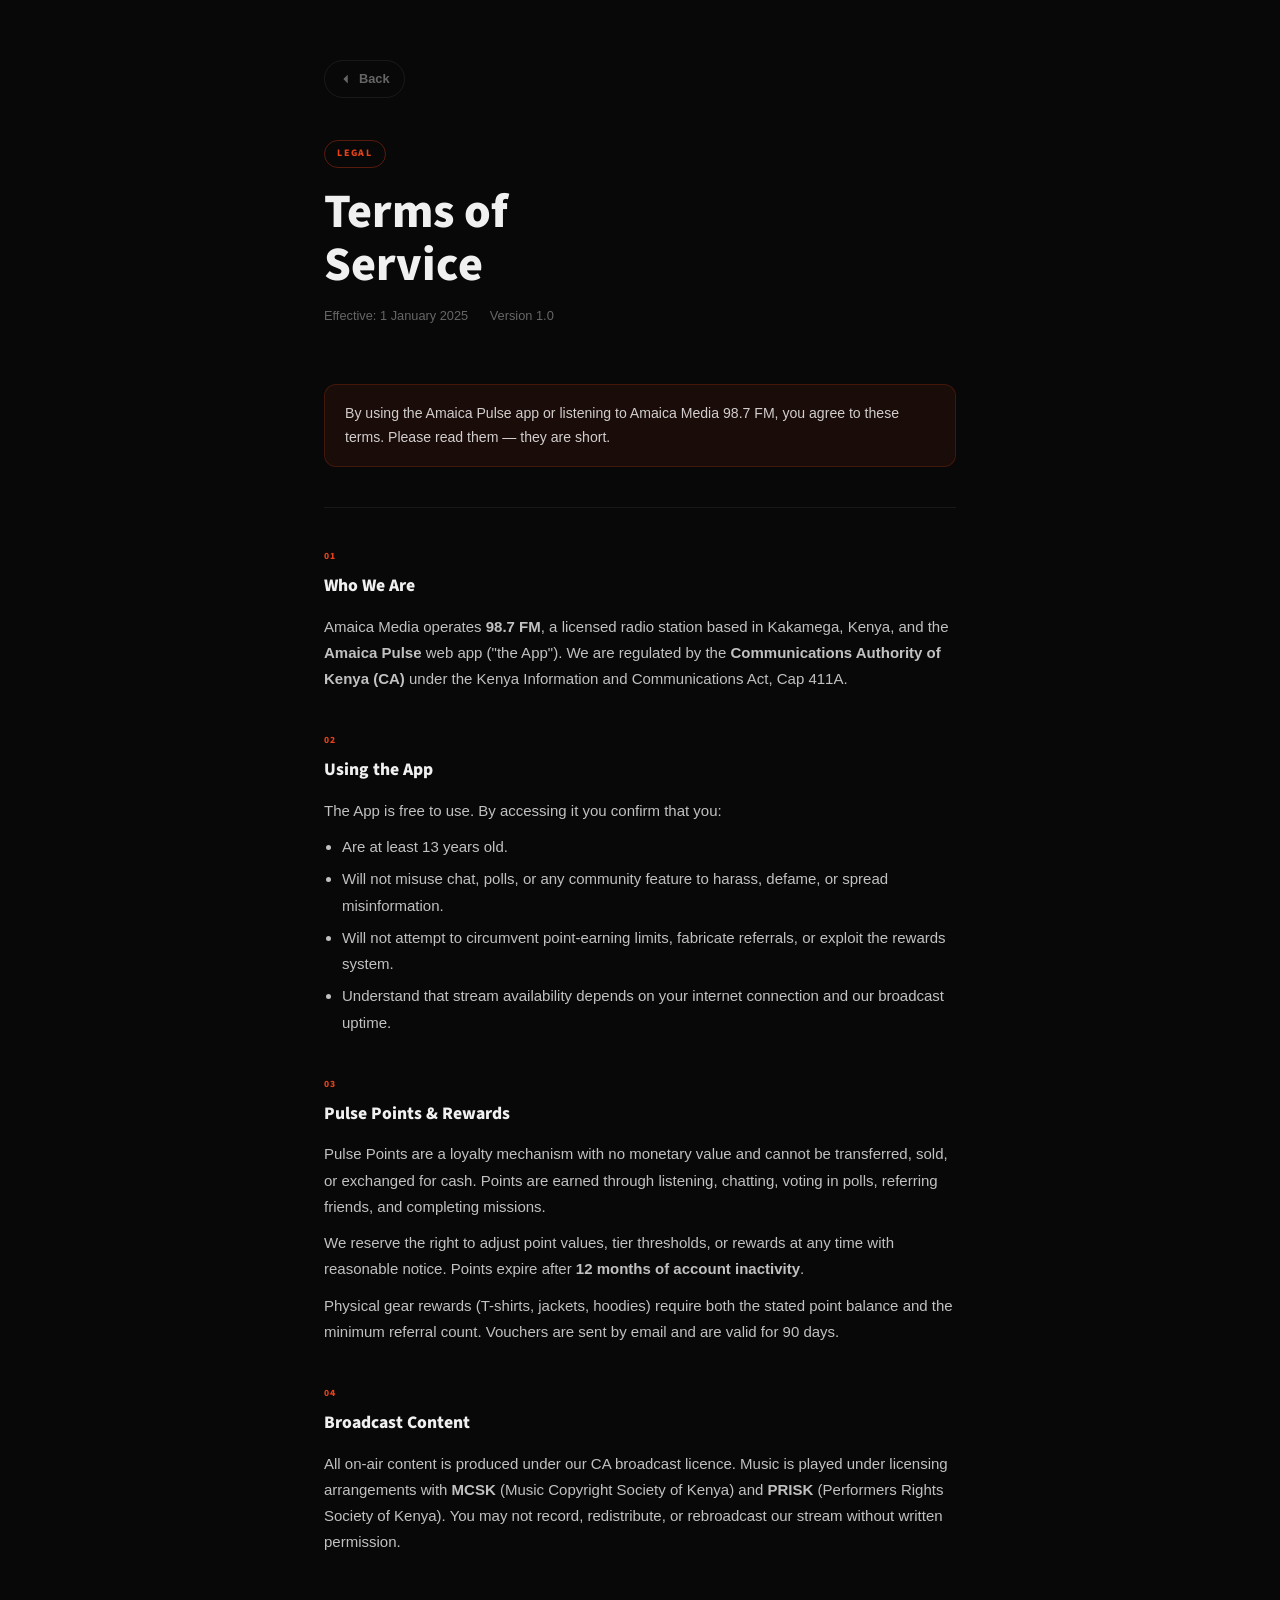
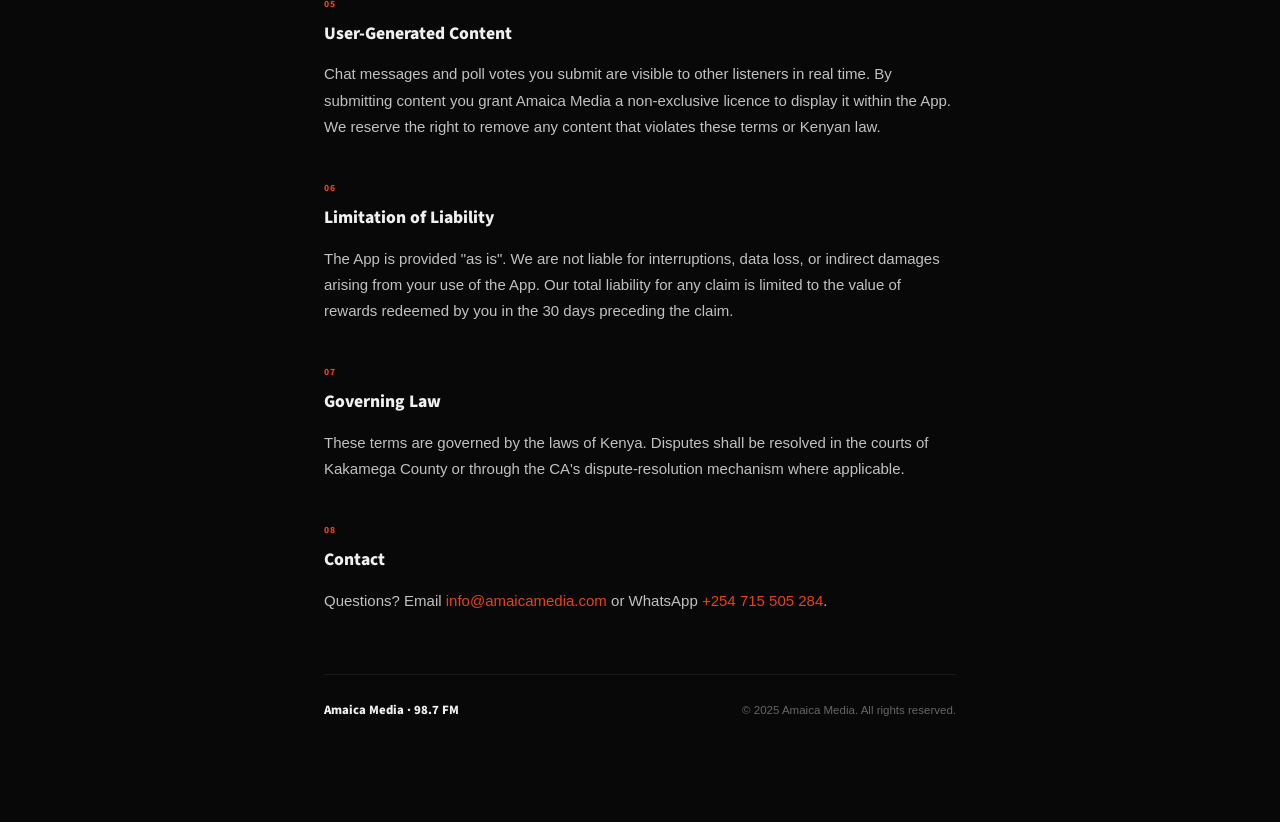
<file: terms.html>
<!DOCTYPE html>
<html lang="en">
<head>
<meta charset="UTF-8">
<meta name="viewport" content="width=device-width, initial-scale=1.0">
<title>Terms of Service — Amaica Media</title>
<link rel="preconnect" href="https://fonts.googleapis.com">
<link href="https://fonts.googleapis.com/css2?family=Source+Sans+3:wght@400;600;700&display=swap" rel="stylesheet">
<style>
:root {
  --bg:#080808; --surface:#111; --surface2:#1a1a1a;
  --border:rgba(255,255,255,0.07); --primary:#e84118; --gold:#fbc531;
  --text:#f0f0f0; --muted:rgba(255,255,255,0.38);
  --font-d:'Source Sans 3',sans-serif; --font-b:Verdana,Geneva,sans-serif;
}
*,*::before,*::after{box-sizing:border-box;margin:0;padding:0}
html{scroll-behavior:smooth}
body{background:var(--bg);color:var(--text);font-family:var(--font-b);font-size:15px;line-height:1.75;-webkit-font-smoothing:antialiased}
a{color:var(--primary);text-decoration:none}
a:hover{text-decoration:underline}

/* ── layout ── */
.shell{max-width:680px;margin:0 auto;padding:60px 24px 100px}

/* ── header ── */
.doc-header{margin-bottom:56px}
.doc-tag{display:inline-block;font-family:var(--font-d);font-size:.62rem;font-weight:800;letter-spacing:.18em;text-transform:uppercase;color:var(--primary);border:1px solid rgba(232,65,24,.35);border-radius:20px;padding:4px 12px;margin-bottom:18px}
.doc-title{font-family:var(--font-d);font-size:clamp(2rem,6vw,3rem);font-weight:800;line-height:1.1;margin-bottom:14px}
.doc-meta{font-size:.8rem;color:var(--muted)}
.doc-meta span{margin-right:18px}
.divider{height:1px;background:var(--border);margin:40px 0}

/* ── nav pill ── */
.back-btn{display:inline-flex;align-items:center;gap:6px;font-size:.8rem;font-weight:600;color:var(--muted);border:1px solid var(--border);border-radius:20px;padding:7px 14px;margin-bottom:40px;transition:color .2s,border-color .2s}
.back-btn:hover{color:var(--text);border-color:rgba(255,255,255,.2);text-decoration:none}
.back-btn svg{width:14px;height:14px;fill:currentColor}

/* ── section ── */
.sec{margin-bottom:40px}
.sec-num{font-family:var(--font-d);font-size:.6rem;font-weight:800;letter-spacing:.15em;text-transform:uppercase;color:var(--primary);margin-bottom:6px}
.sec h2{font-family:var(--font-d);font-size:1.1rem;font-weight:800;margin-bottom:12px}
.sec p{color:rgba(255,255,255,.75);margin-bottom:10px}
.sec p:last-child{margin-bottom:0}
.sec ul{color:rgba(255,255,255,.75);padding-left:18px;margin-bottom:10px}
.sec ul li{margin-bottom:6px}

/* ── callout ── */
.callout{background:rgba(232,65,24,.08);border:1px solid rgba(232,65,24,.2);border-radius:12px;padding:16px 20px;margin:16px 0}
.callout p{color:rgba(255,255,255,.8);margin:0;font-size:.88rem}

/* ── footer ── */
.doc-footer{margin-top:60px;padding-top:24px;border-top:1px solid var(--border);display:flex;justify-content:space-between;align-items:center;flex-wrap:wrap;gap:12px}
.doc-footer p{font-size:.72rem;color:var(--muted)}
.doc-footer .brand{font-family:var(--font-d);font-weight:800;font-size:.8rem;color:var(--text)}
</style>
</head>
<body>
<div class="shell">

  <a class="back-btn" href="index.html">
    <svg viewBox="0 0 16 16"><path d="M10 3L5 8l5 5"/></svg>
    Back
  </a>

  <header class="doc-header">
    <div class="doc-tag">Legal</div>
    <h1 class="doc-title">Terms of<br>Service</h1>
    <div class="doc-meta">
      <span>Effective: 1 January 2025</span>
      <span>Version 1.0</span>
    </div>
  </header>

  <div class="callout">
    <p>By using the Amaica Pulse app or listening to Amaica Media 98.7 FM, you agree to these terms. Please read them — they are short.</p>
  </div>

  <div class="divider"></div>

  <!-- 1 -->
  <div class="sec">
    <div class="sec-num">01</div>
    <h2>Who We Are</h2>
    <p>Amaica Media operates <strong>98.7 FM</strong>, a licensed radio station based in Kakamega, Kenya, and the <strong>Amaica Pulse</strong> web app ("the App"). We are regulated by the <strong>Communications Authority of Kenya (CA)</strong> under the Kenya Information and Communications Act, Cap 411A.</p>
  </div>

  <!-- 2 -->
  <div class="sec">
    <div class="sec-num">02</div>
    <h2>Using the App</h2>
    <p>The App is free to use. By accessing it you confirm that you:</p>
    <ul>
      <li>Are at least 13 years old.</li>
      <li>Will not misuse chat, polls, or any community feature to harass, defame, or spread misinformation.</li>
      <li>Will not attempt to circumvent point-earning limits, fabricate referrals, or exploit the rewards system.</li>
      <li>Understand that stream availability depends on your internet connection and our broadcast uptime.</li>
    </ul>
  </div>

  <!-- 3 -->
  <div class="sec">
    <div class="sec-num">03</div>
    <h2>Pulse Points &amp; Rewards</h2>
    <p>Pulse Points are a loyalty mechanism with no monetary value and cannot be transferred, sold, or exchanged for cash. Points are earned through listening, chatting, voting in polls, referring friends, and completing missions.</p>
    <p>We reserve the right to adjust point values, tier thresholds, or rewards at any time with reasonable notice. Points expire after <strong>12 months of account inactivity</strong>.</p>
    <p>Physical gear rewards (T-shirts, jackets, hoodies) require both the stated point balance and the minimum referral count. Vouchers are sent by email and are valid for 90 days.</p>
  </div>

  <!-- 4 -->
  <div class="sec">
    <div class="sec-num">04</div>
    <h2>Broadcast Content</h2>
    <p>All on-air content is produced under our CA broadcast licence. Music is played under licensing arrangements with <strong>MCSK</strong> (Music Copyright Society of Kenya) and <strong>PRISK</strong> (Performers Rights Society of Kenya). You may not record, redistribute, or rebroadcast our stream without written permission.</p>
  </div>

  <!-- 5 -->
  <div class="sec">
    <div class="sec-num">05</div>
    <h2>User-Generated Content</h2>
    <p>Chat messages and poll votes you submit are visible to other listeners in real time. By submitting content you grant Amaica Media a non-exclusive licence to display it within the App. We reserve the right to remove any content that violates these terms or Kenyan law.</p>
  </div>

  <!-- 6 -->
  <div class="sec">
    <div class="sec-num">06</div>
    <h2>Limitation of Liability</h2>
    <p>The App is provided "as is". We are not liable for interruptions, data loss, or indirect damages arising from your use of the App. Our total liability for any claim is limited to the value of rewards redeemed by you in the 30 days preceding the claim.</p>
  </div>

  <!-- 7 -->
  <div class="sec">
    <div class="sec-num">07</div>
    <h2>Governing Law</h2>
    <p>These terms are governed by the laws of Kenya. Disputes shall be resolved in the courts of Kakamega County or through the CA's dispute-resolution mechanism where applicable.</p>
  </div>

  <!-- 8 -->
  <div class="sec">
    <div class="sec-num">08</div>
    <h2>Contact</h2>
    <p>Questions? Email <a href="mailto:info@amaicamedia.com">info@amaicamedia.com</a> or WhatsApp <a href="https://wa.me/254715505284">+254 715 505 284</a>.</p>
  </div>

  <div class="doc-footer">
    <span class="brand">Amaica Media · 98.7 FM</span>
    <p>© 2025 Amaica Media. All rights reserved.</p>
  </div>

</div>
</body>
</html>
</file>
